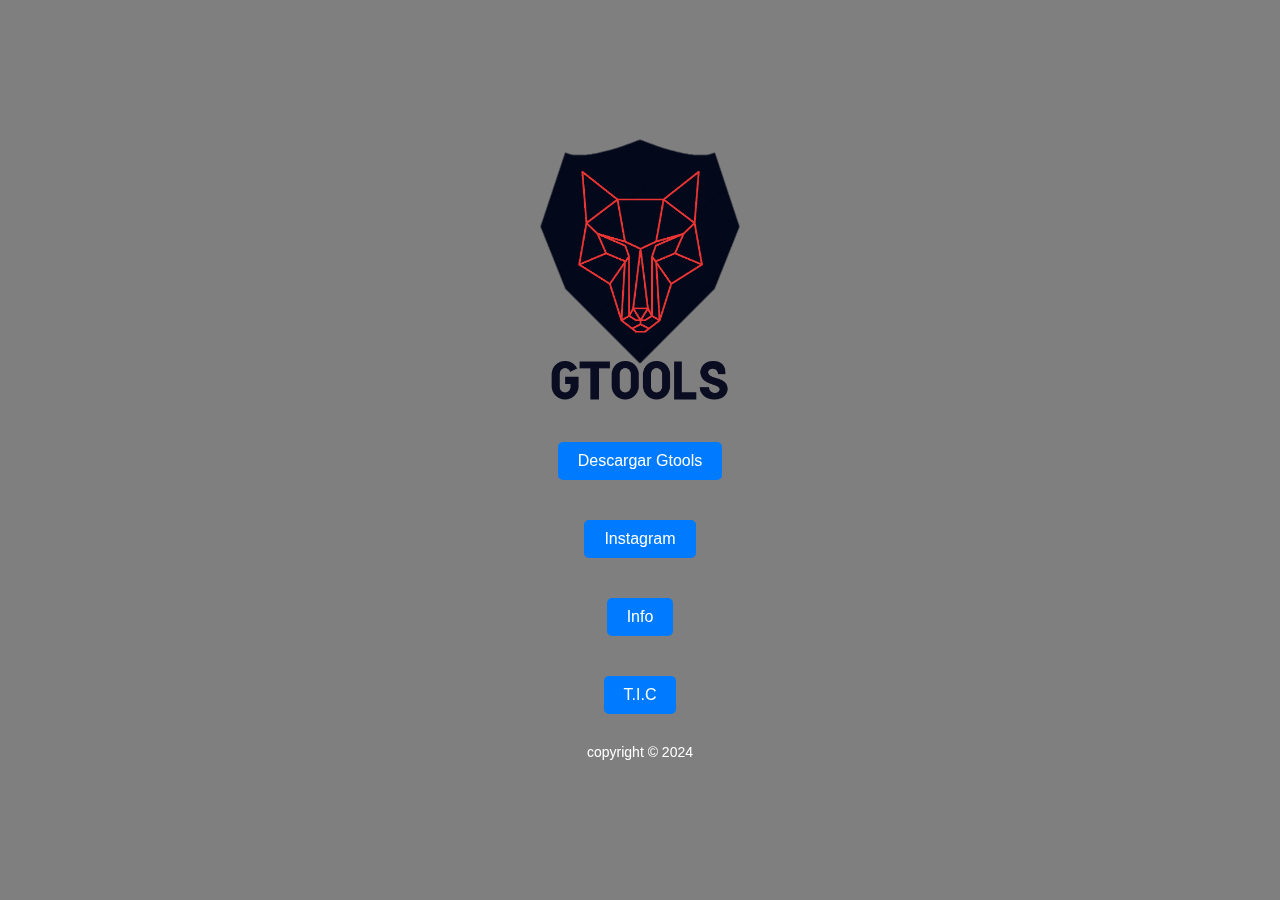
<file: index.html>
<!DOCTYPE html>
<html lang="es">
<head>
    <meta charset="UTF-8">
    <meta name="viewport" content="width=device-width, initial-scale=1.0">
    <title>GtoolsLAB</title>
    <link rel="icon" type="image/png" href="logo2.png">
    <link rel="stylesheet" href="Gtools.css">
</head>
<body>
    <div class="background"></div>
    <div class="container">
        <img src="logo.png" alt="Logo" class="logo">
        <div class="buttons">
            <a href="https://www.mediafire.com/file/nss6hghtrpwlell/Gtools_1.7.exe/file" class="btn">Descargar Gtools</a>
                    </div>
                    <div class="buttons">
            <a href="https://www.instagram.com/santybog/" class="btn">Instagram</a>
                    </div>
                    <div class="buttons">
            <a href="https://gtoolslab.github.io/info" class="btn">Info</a>
        </div>
                            <div class="buttons">
            <a href="https://gtoolslab.github.io/tic" class="btn">T.I.C</a>
        </div>
        <p class="copyright">copyright © 2024</p>
    </div>
</body>
</html>
</file>
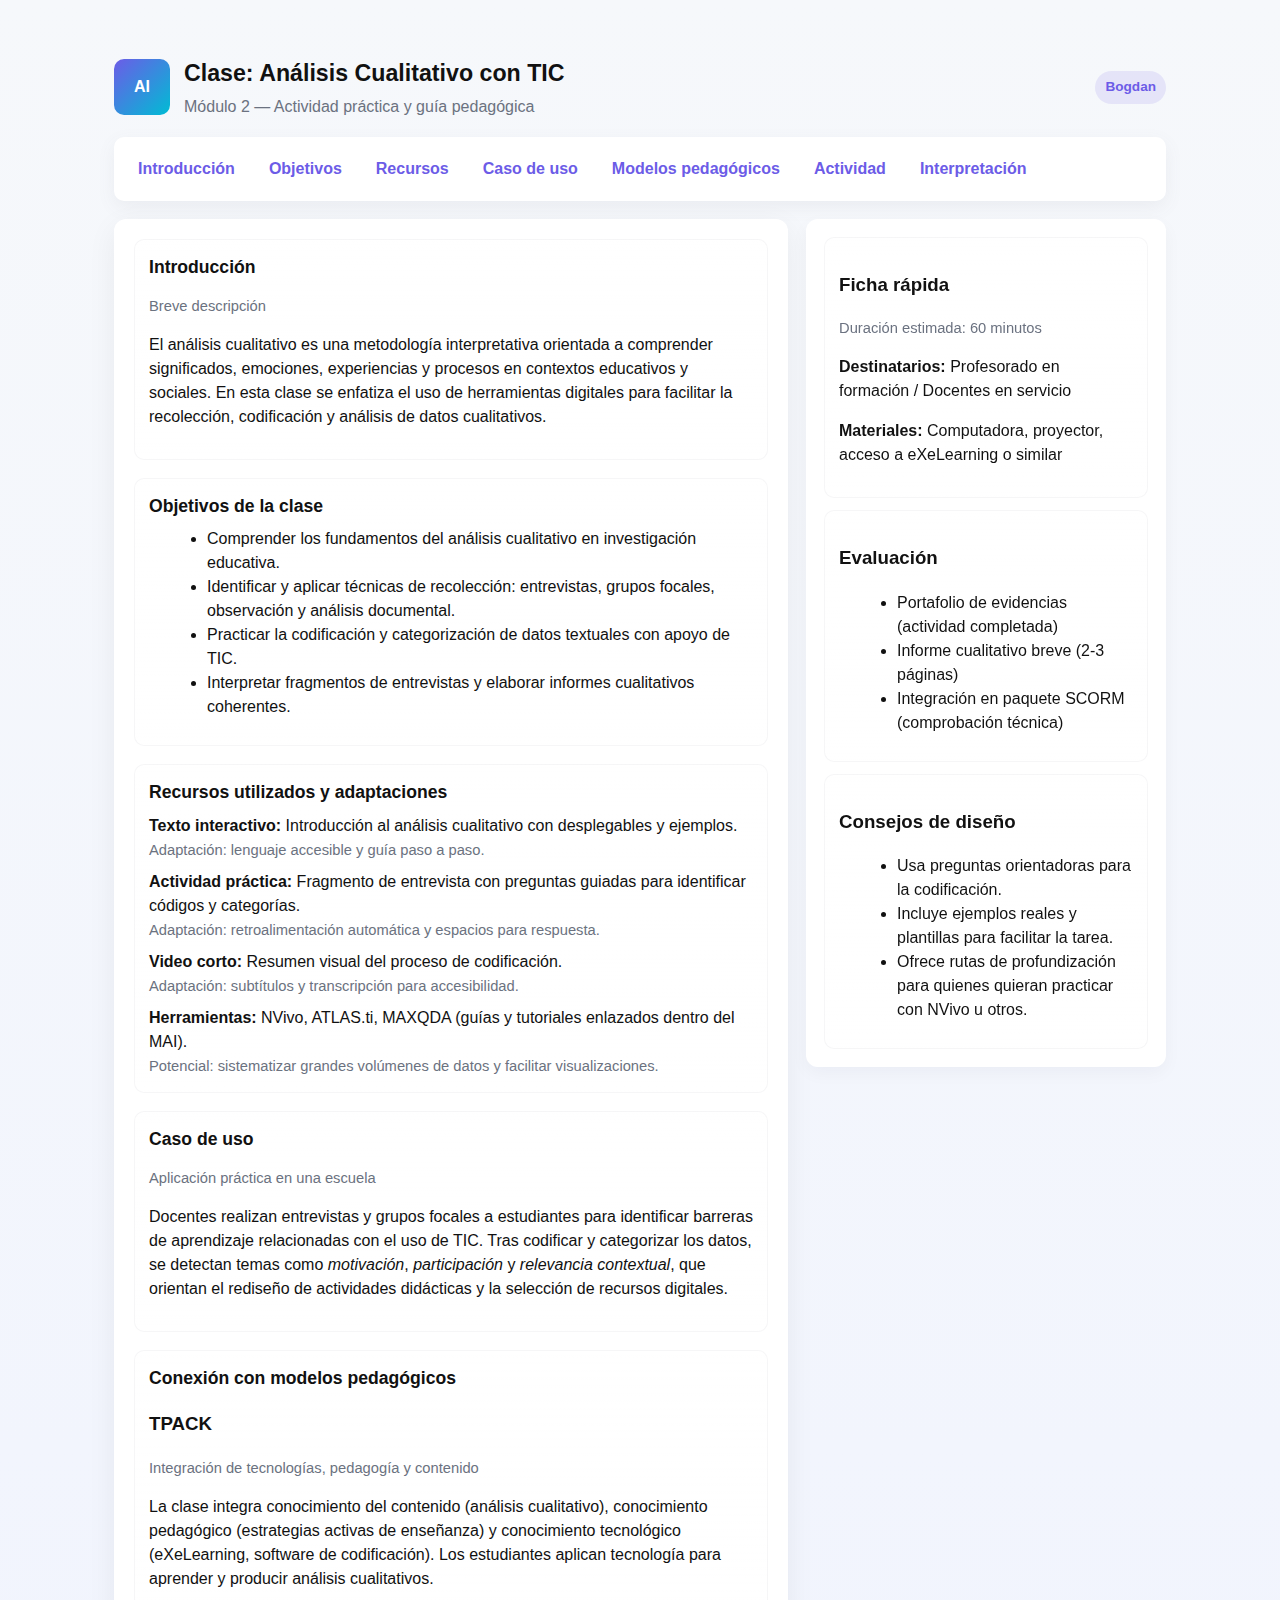
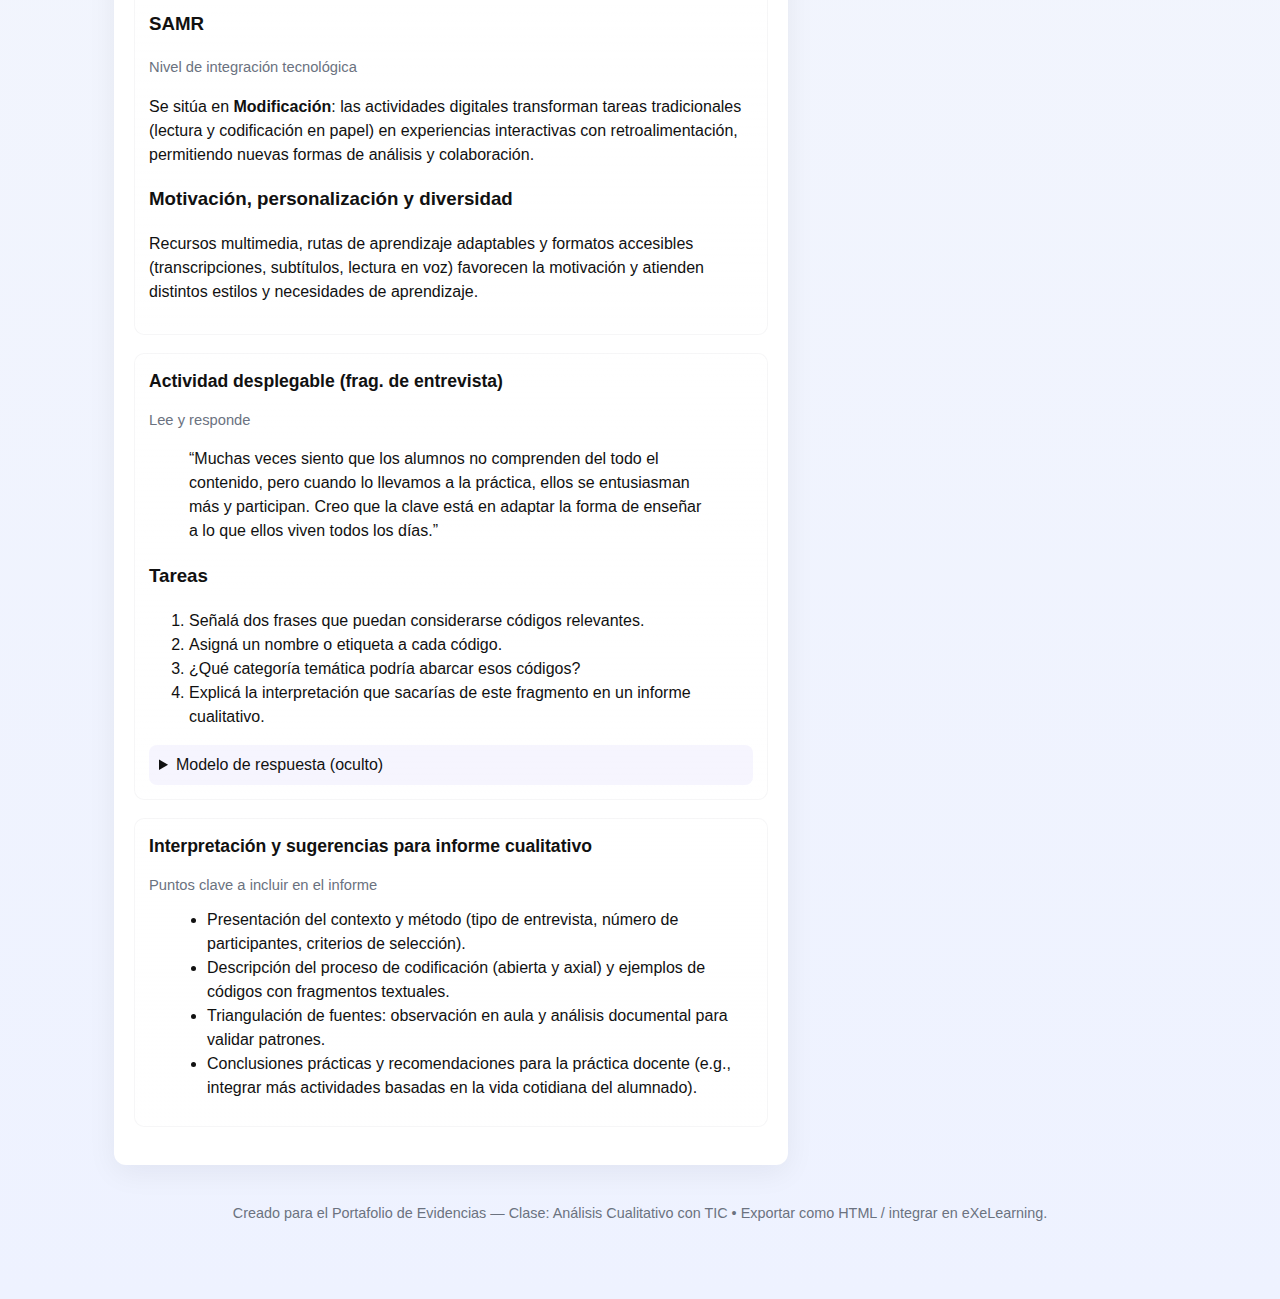
<file: aaaaaaa.html>
<!doctype html>
<html lang="es">
<head>
  <meta charset="utf-8">
  <meta name="viewport" content="width=device-width,initial-scale=1">
  <title>Clase: Análisis Cualitativo con TIC</title>
  <style>
    :root{
      --bg:#f6f8fb;
      --card:#ffffff;
      --accent:#6c5ce7;
      --muted:#6b7280;
      --glass: rgba(255,255,255,0.6);
      --radius:12px;
      --maxw:1100px;
      --gap:18px;
      font-family: Inter, "Segoe UI", Roboto, Arial, sans-serif;
      color-scheme: light;
    }
    *{box-sizing:border-box}
    body{margin:0;background:linear-gradient(180deg,var(--bg),#eef2ff);color:#111;line-height:1.5}
    .container{max-width:var(--maxw);margin:32px auto;padding:24px}
    header{display:flex;align-items:center;justify-content:space-between;gap:12px}
    .brand{display:flex;align-items:center;gap:14px}
    .logo{width:56px;height:56px;background:linear-gradient(135deg,var(--accent),#00bcd4);border-radius:10px;display:grid;place-items:center;color:white;font-weight:700}
    h1{font-size:1.45rem;margin:0}
    p.lead{margin:4px 0 0;color:var(--muted)}

    nav{margin-top:18px;background:var(--card);padding:12px;border-radius:10px;display:flex;gap:10px;flex-wrap:wrap;box-shadow:0 6px 18px rgba(100,100,120,0.08)}
    nav a{color:var(--accent);text-decoration:none;padding:8px 12px;border-radius:8px;font-weight:600}
    nav a:hover{background:rgba(108,92,231,0.08)}

    .grid{display:grid;grid-template-columns:1fr 360px;gap:var(--gap);margin-top:18px}
    main{background:var(--card);padding:20px;border-radius:var(--radius);box-shadow:0 8px 30px rgba(16,24,40,0.06)}
    aside{position:sticky;top:24px;height:max-content;background:var(--card);padding:18px;border-radius:var(--radius);box-shadow:0 6px 18px rgba(16,24,40,0.04)}

    section{margin-bottom:18px}
    h2{margin:0 0 8px;font-size:1.1rem}
    .meta{color:var(--muted);font-size:0.92rem;margin-bottom:12px}

    .card{background:linear-gradient(180deg,var(--glass),rgba(255,255,255,0.9));padding:14px;border-radius:10px;border:1px solid rgba(16,24,40,0.04)}
    ul{margin:8px 0 12px 18px}
    .code{font-family:ui-monospace, SFMono-Regular, Menlo, Monaco, monospace;background:#0f172a;color:#e6eef8;padding:8px;border-radius:8px;display:block}

    .activity{display:flex;flex-direction:column;gap:8px}
    .badge{display:inline-block;padding:6px 10px;border-radius:999px;background:rgba(108,92,231,0.12);color:var(--accent);font-weight:700;font-size:0.85rem}

    footer{margin-top:20px;padding:18px;text-align:center;color:var(--muted);font-size:0.9rem}

    /* responsive */
    @media (max-width:900px){
      .grid{grid-template-columns:1fr}
      aside{position:static}
      nav{justify-content:center}
    }

    /* print */
    @media print{
      nav, .logo{display:none}
      body{background:white}
      .container{margin:0;padding:0}
    }
  </style>
</head>
<body>
  <div class="container">
    <header>
      <div class="brand">
        <div class="logo">AI</div>
        <div>
          <h1>Clase: Análisis Cualitativo con TIC</h1>
          <p class="lead">Módulo 2 — Actividad práctica y guía pedagógica</p>
        </div>
      </div>
      <div class="badge">Bogdan</div>
    </header>

    <nav>
      <a href="#introduccion">Introducción</a>
      <a href="#objetivos">Objetivos</a>
      <a href="#recursos">Recursos</a>
      <a href="#caso-uso">Caso de uso</a>
      <a href="#modelos">Modelos pedagógicos</a>
      <a href="#actividad">Actividad</a>
      <a href="#interpretacion">Interpretación</a>
    </nav>

    <div class="grid">
      <main>
        <section id="introduccion" class="card">
          <h2>Introducción</h2>
          <p class="meta">Breve descripción</p>
          <p>El análisis cualitativo es una metodología interpretativa orientada a comprender significados, emociones, experiencias y procesos en contextos educativos y sociales. En esta clase se enfatiza el uso de herramientas digitales para facilitar la recolección, codificación y análisis de datos cualitativos.</p>
        </section>

        <section id="objetivos" class="card">
          <h2>Objetivos de la clase</h2>
          <ul>
            <li>Comprender los fundamentos del análisis cualitativo en investigación educativa.</li>
            <li>Identificar y aplicar técnicas de recolección: entrevistas, grupos focales, observación y análisis documental.</li>
            <li>Practicar la codificación y categorización de datos textuales con apoyo de TIC.</li>
            <li>Interpretar fragmentos de entrevistas y elaborar informes cualitativos coherentes.</li>
          </ul>
        </section>

        <section id="recursos" class="card">
          <h2>Recursos utilizados y adaptaciones</h2>
          <div class="activity">
            <div>
              <strong>Texto interactivo:</strong> Introducción al análisis cualitativo con desplegables y ejemplos. <br><small class="meta">Adaptación: lenguaje accesible y guía paso a paso.</small>
            </div>
            <div>
              <strong>Actividad práctica:</strong> Fragmento de entrevista con preguntas guiadas para identificar códigos y categorías. <br><small class="meta">Adaptación: retroalimentación automática y espacios para respuesta.</small>
            </div>
            <div>
              <strong>Video corto:</strong> Resumen visual del proceso de codificación. <br><small class="meta">Adaptación: subtítulos y transcripción para accesibilidad.</small>
            </div>
            <div>
              <strong>Herramientas:</strong> NVivo, ATLAS.ti, MAXQDA (guías y tutoriales enlazados dentro del MAI). <br><small class="meta">Potencial: sistematizar grandes volúmenes de datos y facilitar visualizaciones.</small>
            </div>
          </div>
        </section>

        <section id="caso-uso" class="card">
          <h2>Caso de uso</h2>
          <p class="meta">Aplicación práctica en una escuela</p>
          <p>Docentes realizan entrevistas y grupos focales a estudiantes para identificar barreras de aprendizaje relacionadas con el uso de TIC. Tras codificar y categorizar los datos, se detectan temas como <em>motivación</em>, <em>participación</em> y <em>relevancia contextual</em>, que orientan el rediseño de actividades didácticas y la selección de recursos digitales.</p>
        </section>

        <section id="modelos" class="card">
          <h2>Conexión con modelos pedagógicos</h2>
          <h3>TPACK</h3>
          <p class="meta">Integración de tecnologías, pedagogía y contenido</p>
          <p>La clase integra conocimiento del contenido (análisis cualitativo), conocimiento pedagógico (estrategias activas de enseñanza) y conocimiento tecnológico (eXeLearning, software de codificación). Los estudiantes aplican tecnología para aprender y producir análisis cualitativos.</p>

          <h3>SAMR</h3>
          <p class="meta">Nivel de integración tecnológica</p>
          <p>Se sitúa en <strong>Modificación</strong>: las actividades digitales transforman tareas tradicionales (lectura y codificación en papel) en experiencias interactivas con retroalimentación, permitiendo nuevas formas de análisis y colaboración.</p>

          <h3>Motivación, personalización y diversidad</h3>
          <p>Recursos multimedia, rutas de aprendizaje adaptables y formatos accesibles (transcripciones, subtítulos, lectura en voz) favorecen la motivación y atienden distintos estilos y necesidades de aprendizaje.</p>
        </section>

        <section id="actividad" class="card">
          <h2>Actividad desplegable (frag. de entrevista)</h2>
          <p class="meta">Lee y responde</p>
          <blockquote>“Muchas veces siento que los alumnos no comprenden del todo el contenido, pero cuando lo llevamos a la práctica, ellos se entusiasman más y participan. Creo que la clave está en adaptar la forma de enseñar a lo que ellos viven todos los días.”</blockquote>

          <h3>Tareas</h3>
          <ol>
            <li>Señalá dos frases que puedan considerarse códigos relevantes.</li>
            <li>Asigná un nombre o etiqueta a cada código.</li>
            <li>¿Qué categoría temática podría abarcar esos códigos?</li>
            <li>Explicá la interpretación que sacarías de este fragmento en un informe cualitativo.</li>
          </ol>

          <details>
            <summary style="cursor:pointer;padding:8px 10px;border-radius:8px;background:rgba(108,92,231,0.06)">Modelo de respuesta (oculto)</summary>
            <div style="margin-top:8px">
              <strong>Códigos:</strong>
              <ul>
                <li>"se entusiasman más y participan" — <em>Participación motivada</em></li>
                <li>"adaptar la forma de enseñar a lo que ellos viven" — <em>Contextualización pedagógica</em></li>
              </ul>
              <strong>Categoría temática:</strong>
              <p><em>Metodologías activas y contextualización</em></p>
              <strong>Interpretación:</strong>
              <p>El docente percibe una desconexión entre la exposición teórica y la práctica. La solución observada implica contextualizar el contenido y priorizar actividades prácticas que conecten con la vida cotidiana del alumnado, favoreciendo comprensión y motivación.</p>
            </div>
          </details>
        </section>

        <section id="interpretacion" class="card">
          <h2>Interpretación y sugerencias para informe cualitativo</h2>
          <p class="meta">Puntos clave a incluir en el informe</p>
          <ul>
            <li>Presentación del contexto y método (tipo de entrevista, número de participantes, criterios de selección).</li>
            <li>Descripción del proceso de codificación (abierta y axial) y ejemplos de códigos con fragmentos textuales.</li>
            <li>Triangulación de fuentes: observación en aula y análisis documental para validar patrones.</li>
            <li>Conclusiones prácticas y recomendaciones para la práctica docente (e.g., integrar más actividades basadas en la vida cotidiana del alumnado).</li>
          </ul>
        </section>

      </main>

      <aside>
        <div style="display:flex;flex-direction:column;gap:12px">
          <div class="card">
            <h3>Ficha rápida</h3>
            <p class="meta">Duración estimada: 60 minutos</p>
            <p><strong>Destinatarios:</strong> Profesorado en formación / Docentes en servicio</p>
            <p><strong>Materiales:</strong> Computadora, proyector, acceso a eXeLearning o similar</p>
          </div>

          <div class="card">
            <h3>Evaluación</h3>
            <ul>
              <li>Portafolio de evidencias (actividad completada)</li>
              <li>Informe cualitativo breve (2-3 páginas)</li>
              <li>Integración en paquete SCORM (comprobación técnica)</li>
            </ul>
          </div>

          <div class="card">
            <h3>Consejos de diseño</h3>
            <ul>
              <li>Usa preguntas orientadoras para la codificación.</li>
              <li>Incluye ejemplos reales y plantillas para facilitar la tarea.</li>
              <li>Ofrece rutas de profundización para quienes quieran practicar con NVivo u otros.</li>
            </ul>
          </div>
        </div>
      </aside>
    </div>

    <footer>
      Creado para el Portafolio de Evidencias — Clase: Análisis Cualitativo con TIC • Exportar como HTML / integrar en eXeLearning.
    </footer>
  </div>
</body>
</html>
</file>
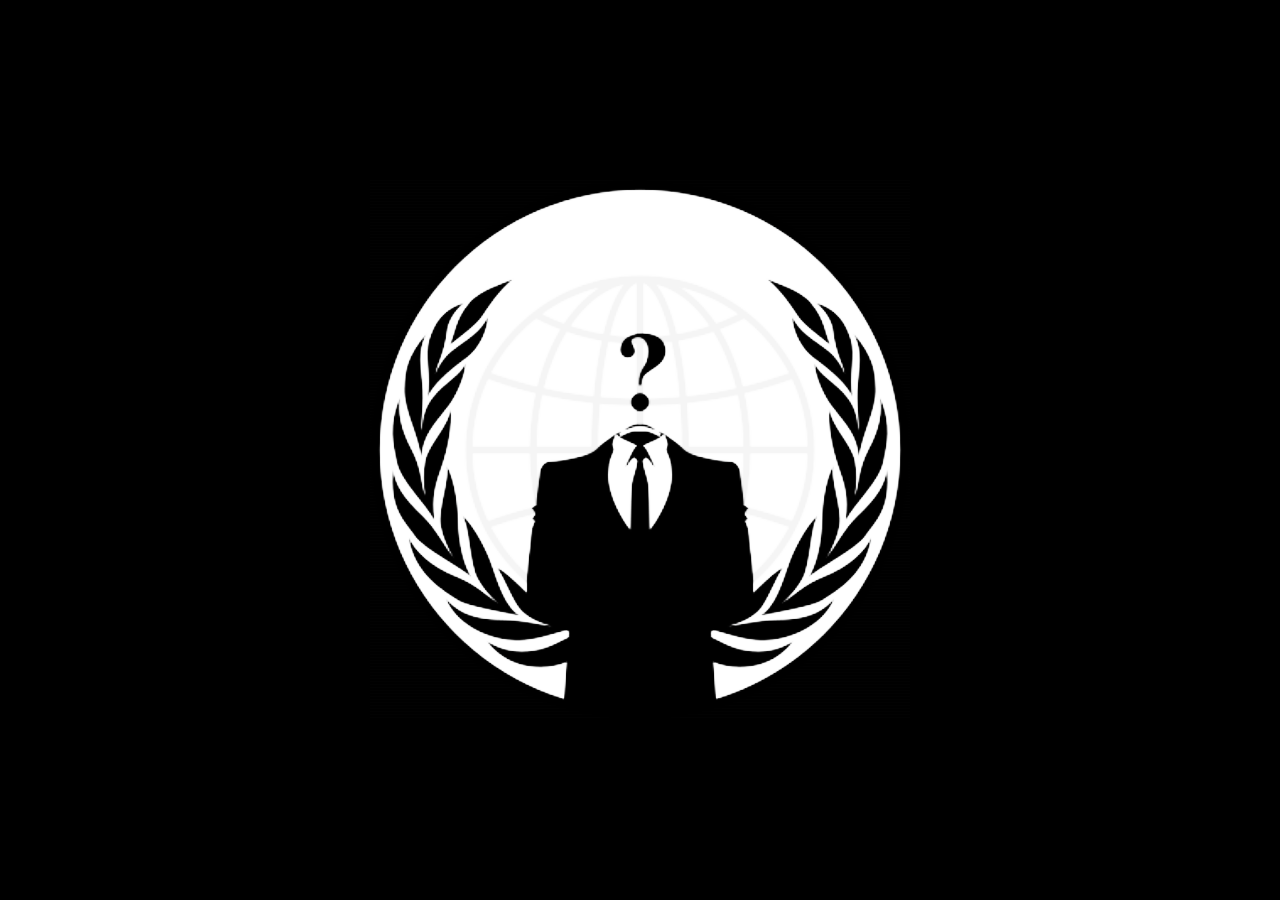
<file: anoni.html>
<!doctype html>
<html lang="es">
<head>
  <meta charset="utf-8" />
  <meta name="viewport" content="width=device-width,initial-scale=1,viewport-fit=cover" />
  <title>Glitch Fullscreen</title>
  <style>
    /* Reset básico */
    html,body{height:100%;margin:0}
    body{background:#000;overflow:hidden;display:flex;align-items:center;justify-content:center}

    /* Contenedor centrado sin otros objetos */
    .wrap{position:relative;width:clamp(200px,60vmin,900px);height:auto;display:block}
    img{display:block;width:100%;height:auto;max-height:90vh;object-fit:contain}

    /* Efecto glitch creado con duplicados pseudo-elementos */
    .glitch{position:relative;filter:drop-shadow(0 0 8px rgba(0,0,0,.6));}
    .glitch::before,
    .glitch::after{
      content:"";
      position:absolute;inset:0;pointer-events:none;background-repeat:no-repeat;background-position:center;background-size:contain;mix-blend-mode:screen;opacity:.9;
      background-image:inherit; /* será sustituido por JS para usar la misma src */
    }

    /* Animaciones */
    @keyframes glitch-scan {
      0%{transform:translateX(0)}
      20%{transform:translateX(-6px)}
      40%{transform:translateX(4px)}
      60%{transform:translateX(-2px)}
      80%{transform:translateX(2px)}
      100%{transform:translateX(0)}
    }

    @keyframes glitch-shift {
      0%{clip-path:inset(0 0 0 0)}
      10%{clip-path:inset(10% 0 75% 0)}
      20%{clip-path:inset(75% 0 10% 0)}
      30%{clip-path:inset(20% 0 60% 0)}
      40%{clip-path:inset(60% 0 20% 0)}
      50%{clip-path:inset(0 0 0 0)}
      100%{clip-path:inset(0 0 0 0)}
    }

    .glitch::before{animation:glitch-scan 2.6s infinite linear;transform:translateX(0);filter:hue-rotate(-10deg) contrast(1.05) saturate(1.1);mix-blend-mode:screen}
    .glitch::after{animation:glitch-shift 3.2s infinite linear;transform:translateX(0);filter:hue-rotate(20deg) contrast(1.1) saturate(1.2);mix-blend-mode:overlay;opacity:.85}

    /* Pequeños saltos "scanlines" con pseudo elemento interno */
    .scanline{
      position:absolute;inset:0;pointer-events:none;background-image:linear-gradient(rgba(255,255,255,0.02) 50%, rgba(0,0,0,0) 50%);background-size:100% 3px;mix-blend-mode:overlay;opacity:0.4;animation:scan-move 0.6s infinite linear
    }
    @keyframes scan-move{from{background-position:0 0}to{background-position:0 6px}}

    /* Asegura que no haya foco visible, nada más en la página */
    :focus{outline:none}
  </style>
</head>
<body>
  <div class="wrap">
    <!-- Reemplaza "imagen.jpg" por la ruta de tu imagen. No hay otros elementos en la página. -->
    <div class="glitch" id="glitch">
      <img id="mainImg" src="imagen.jpg" alt="" draggable="false">
      <div class="scanline" aria-hidden="true"></div>
    </div>
  </div>

  <script>
    // Intento de fullscreen al cargar — algunos navegadores bloquean el fullscreen automático;
    // por eso también intentamos de nuevo en el primer gesto del usuario.
    function tryFullscreen(){
      const el = document.documentElement;
      if (document.fullscreenElement) return;
      if (el.requestFullscreen) {
        el.requestFullscreen().catch(()=>{});
      } else if (el.webkitRequestFullscreen) { /* Safari */
        el.webkitRequestFullscreen();
      }
    }

    window.addEventListener('load', ()=>{
      // Intento inmediato
      tryFullscreen();

      // Hacemos que los pseudo-elementos usen la misma imagen (no se puede enlazar background-image a <img> en CSS directamente)
      const img = document.getElementById('mainImg');
      const glitch = document.getElementById('glitch');
      function syncBackgrounds(){
        const src = img.getAttribute('src');
        glitch.style.backgroundImage = `url('${src}')`;
        glitch.style.backgroundRepeat = 'no-repeat';
        glitch.style.backgroundPosition = 'center';
        glitch.style.backgroundSize = 'contain';
        // también lo aplicamos a los pseudo elementes mediante una propiedad CSS custom
        glitch.style.setProperty('--img-src', `url('${src}')`);
        // Los pseudo ::before/::after usan background-image:inherit, así que al definirlo en el elemento funciona.
      }
      if (img.complete) syncBackgrounds();
      img.addEventListener('load', syncBackgrounds);

      // Si el intento automático falla por la política del navegador, solicitamos fullscreen al primer gesto del usuario
      document.addEventListener('pointerdown', function onFirstGesture(){
        tryFullscreen();
        document.removeEventListener('pointerdown', onFirstGesture);
      });
    });

    // Previene que la imagen se pueda arrastrar o abrir contexto accidentalmente
    document.addEventListener('dragstart', e=>e.preventDefault());
    document.addEventListener('contextmenu', e=>e.preventDefault());
  </script>
</body>
</html>
</file>
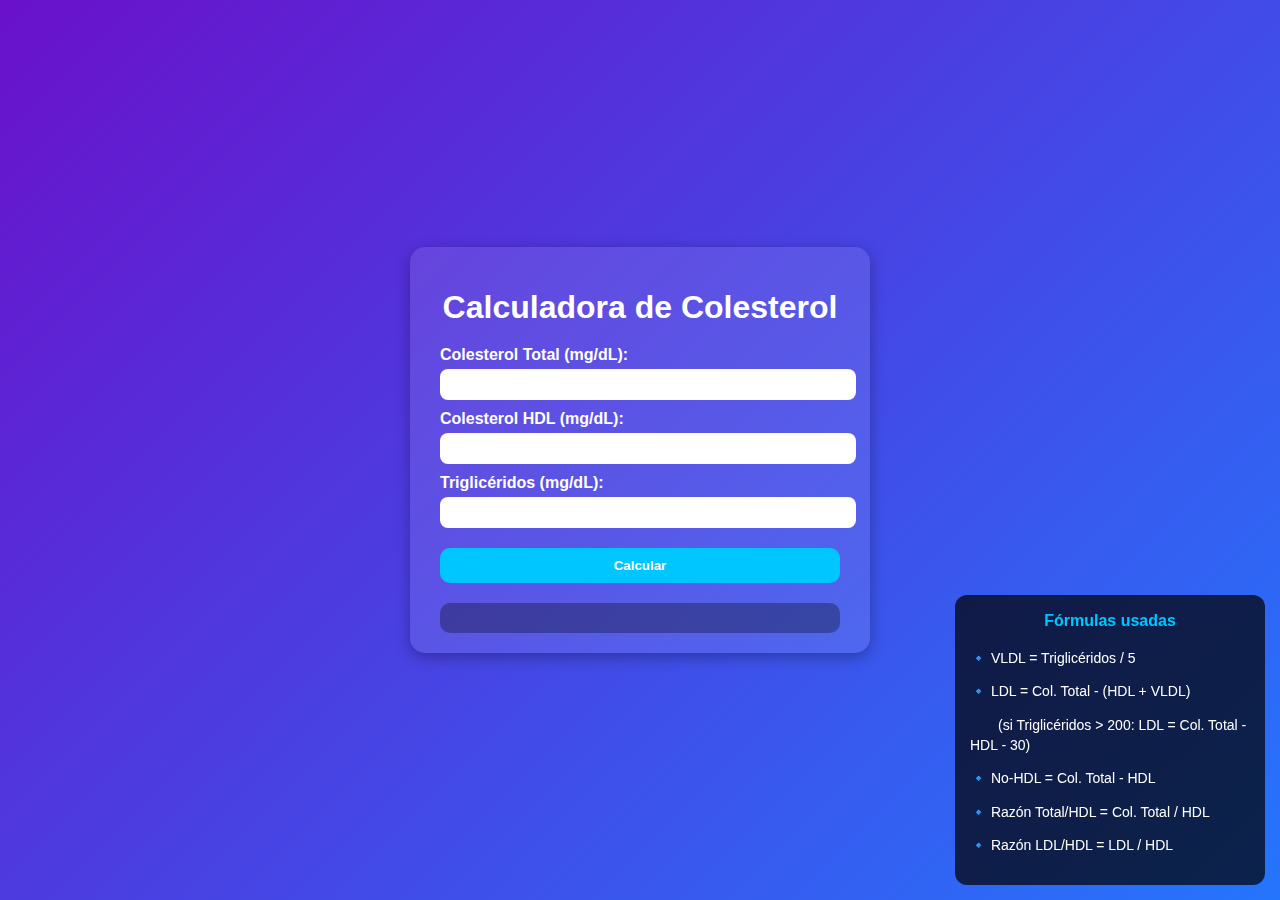
<file: ldl.html>
<!DOCTYPE html>
<html lang="es">
<head>
  <meta charset="UTF-8">
  <meta name="viewport" content="width=device-width, initial-scale=1.0">
  <title>Calculadora de Colesterol</title>
  <style>
    body {
      font-family: Arial, sans-serif;
      background: linear-gradient(135deg, #6a11cb, #2575fc);
      color: #fff;
      display: flex;
      justify-content: center;
      align-items: center;
      min-height: 100vh;
      margin: 0;
    }

    .container {
      background: rgba(255, 255, 255, 0.1);
      padding: 20px 30px;
      border-radius: 15px;
      box-shadow: 0 4px 15px rgba(0,0,0,0.3);
      width: 400px;
      max-width: 90%;
    }

    h1 {
      text-align: center;
      margin-bottom: 20px;
    }

    label {
      display: block;
      margin-top: 10px;
      font-weight: bold;
    }

    input {
      width: 100%;
      padding: 8px;
      margin-top: 5px;
      border: none;
      border-radius: 8px;
      outline: none;
    }

    button {
      width: 100%;
      margin-top: 20px;
      padding: 10px;
      background: #00c6ff;
      color: #fff;
      font-weight: bold;
      border: none;
      border-radius: 10px;
      cursor: pointer;
      transition: 0.3s;
    }

    button:hover {
      background: #0072ff;
    }

    .result {
      margin-top: 20px;
      padding: 15px;
      background: rgba(0, 0, 0, 0.3);
      border-radius: 10px;
    }

    .result p {
      margin: 5px 0;
    }

    /* Recuadro de fórmulas */
    .formulas {
      position: fixed;
      bottom: 15px;
      right: 15px;
      background: rgba(0,0,0,0.7);
      color: #fff;
      padding: 15px;
      border-radius: 12px;
      font-size: 14px;
      max-width: 280px;
      line-height: 1.4;
    }

    .formulas h3 {
      margin-top: 0;
      font-size: 16px;
      text-align: center;
      color: #00c6ff;
    }
  </style>
</head>
<body>
  <div class="container">
    <h1>Calculadora de Colesterol</h1>
    <label for="total">Colesterol Total (mg/dL):</label>
    <input type="number" id="total">

    <label for="hdl">Colesterol HDL (mg/dL):</label>
    <input type="number" id="hdl">

    <label for="trig">Triglicéridos (mg/dL):</label>
    <input type="number" id="trig">

    <button onclick="calcular()">Calcular</button>

    <div class="result" id="resultados"></div>
  </div>

  <!-- Recuadro de fórmulas -->
  <div class="formulas">
    <h3>Fórmulas usadas</h3>
    <p>🔹 VLDL = Triglicéridos / 5</p>
    <p>🔹 LDL = Col. Total - (HDL + VLDL)</p>
    <p>  (si Triglicéridos > 200: LDL = Col. Total - HDL - 30)</p>
    <p>🔹 No-HDL = Col. Total - HDL</p>
    <p>🔹 Razón Total/HDL = Col. Total / HDL</p>
    <p>🔹 Razón LDL/HDL = LDL / HDL</p>
  </div>

  <script>
    function calcular() {
      const total = parseFloat(document.getElementById('total').value);
      const hdl = parseFloat(document.getElementById('hdl').value);
      const trig = parseFloat(document.getElementById('trig').value);

      if (isNaN(total) || isNaN(hdl) || isNaN(trig)) {
        document.getElementById('resultados').innerHTML = "<p>⚠️ Por favor, complete todos los campos.</p>";
        return;
      }

      // VLDL
      const vldl = trig / 5;

      // LDL (condición si triglicéridos > 200)
      let ldl;
      if (trig > 200) {
        ldl = total - hdl - 30;
      } else {
        ldl = total - (vldl + hdl);
      }

      // No-HDL
      const noHdl = total - hdl;

      // Razones
      const razonTotalHdl = (total / hdl).toFixed(2);
      const razonLdlHdl = (ldl / hdl).toFixed(2);

      document.getElementById('resultados').innerHTML = `
        <p><strong>Colesterol VLDL:</strong> ${vldl.toFixed(2)} mg/dL</p>
        <p><strong>Colesterol LDL:</strong> ${ldl.toFixed(2)} mg/dL</p>
        <p><strong>Colesterol no-HDL:</strong> ${noHdl.toFixed(2)} mg/dL</p>
        <p><strong>Razón Total/HDL:</strong> ${razonTotalHdl}</p>
        <p><strong>Razón LDL/HDL:</strong> ${razonLdlHdl}</p>
      `;
    }
  </script>
</body>
</html>
</file>
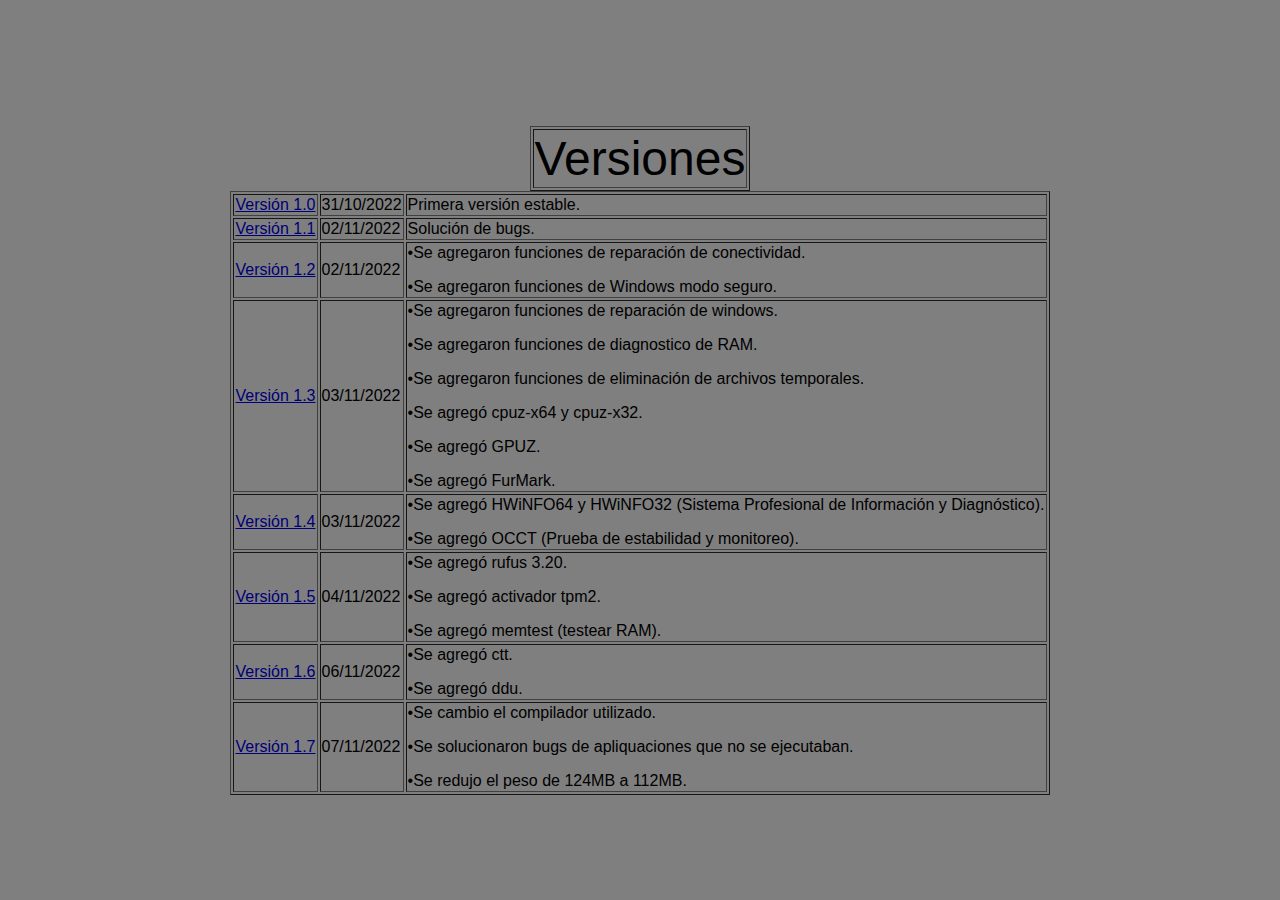
<file: vers.html>
<html lang="es">
<head>
<title>Gtools</title>
  <meta charset="utf-8">
  <title>HTML</title>
  <meta name="viewport" content="width=device-width, initial-scale=1.0">
  <link rel="stylesheet" href="Gtools.css">
  <link rel="icon" type="image/png" href="/logo2.png"/>
</head>

<body>
 <center>
<table border>
    <tr>
<h1><td style="font-size: 300%", id='links3'>Versiones</td></h1>
</table border>
	 
<table border>
    </tr>
    
    <tr>
	<td id='links2'><a download="Gtools" href="https://www.mediafire.com/file/novgkl9n2htlih4/Gtools_1.0.exe/file"> Versión 1.0 </a></td>
	<td id='links'>31/10/2022</p>
	<td id='links'>Primera versión estable.</p>
	</tr>

    <tr>
	<td id='links2'><a download="Gtools" href="https://www.mediafire.com/file/1mo07k1k9vs9yaz/Gtools_1.1.exe/file"> Versión 1.1 </a></td>
	<td id='links'>02/11/2022</p>
	<td id='links'>Solución de bugs.</p>
	</tr>

    <tr>
	<td id='links2'><a download="Gtools" href="https://www.mediafire.com/file/9jgeudx3380zqhu/Gtools_1.2.exe/file"> Versión 1.2 </a></td>
	<td id='links'>02/11/2022</p>
	<td id='links'> <p> •Se agregaron funciones de reparación de conectividad.</p>  
	     <p> •Se agregaron funciones de Windows modo seguro.</p> 
</td>
	</tr>
   <tr>
	<td id='links2'><a download="Gtools" href="https://www.mediafire.com/file/b6ma8k02nw3avzj/Gtools_1.3.exe/file"> Versión 1.3 </a></td>
	<td id='links'>03/11/2022</p>
	<td id='links'> <p> •Se agregaron funciones de reparación de windows.</p>  
	     <p> •Se agregaron funciones de diagnostico de RAM.</p>
	     <p> •Se agregaron funciones de eliminación de archivos temporales.</p>
	     <p> •Se agregó cpuz-x64 y cpuz-x32.</p>
	     <p> •Se agregó GPUZ.</p>
	     <p> •Se agregó FurMark.</p>
</td>
	</tr>
   <tr>
	<td id='links2'><a download="Gtools" href="https://www.mediafire.com/file/ccb1y06zwxfswb6/Gtools_1.4.exe/file"> Versión 1.4 </a></td>
	<td id='links'>03/11/2022</p>
	<td id='links'> 
	     <p> •Se agregó HWiNFO64 y HWiNFO32 (Sistema Profesional de Información y Diagnóstico).</p>
	     <p> •Se agregó OCCT (Prueba de estabilidad y monitoreo).</p>
</td>
	</tr>

   <tr>
	<td id='links2'><a download="Gtools" href="https://www.mediafire.com/file/o81o92ikkz7fnzo/Gtools_1.5.exe/file"> Versión 1.5 </a></td>
	<td id='links'>04/11/2022</p>
	<td id='links'> 
	     <p> •Se agregó rufus 3.20.</p>
	     <p> •Se agregó activador tpm2.</p>
	     <p> •Se agregó memtest (testear RAM).</p>
</td>
	</tr>
   <tr>
	<td id='links2'><a download="Gtools" href="https://www.mediafire.com/file/px7dlmsgjhjq05j/Gtools_1.6.exe/file"> Versión 1.6 </a></td>
	<td id='links'>06/11/2022</p>
	<td id='links'> 
	     <p> •Se agregó ctt.</p>
	     <p> •Se agregó ddu.</p>
</td>
	</tr>
   <tr>
	<td id='links2'><a download="Gtools" href="https://www.mediafire.com/file/nss6hghtrpwlell/Gtools_1.7.exe/file"> Versión 1.7 </a></td>
	<td id='links'>07/11/2022</p>
	<td id='links'> 
	     <p> •Se cambio el compilador utilizado.</p>
	     <p> •Se solucionaron bugs de apliquaciones que no se ejecutaban.</p>
	     <p> •Se redujo el peso de 124MB a 112MB.</p>
</td>
	</tr>
</table border>
  <center>
</file>
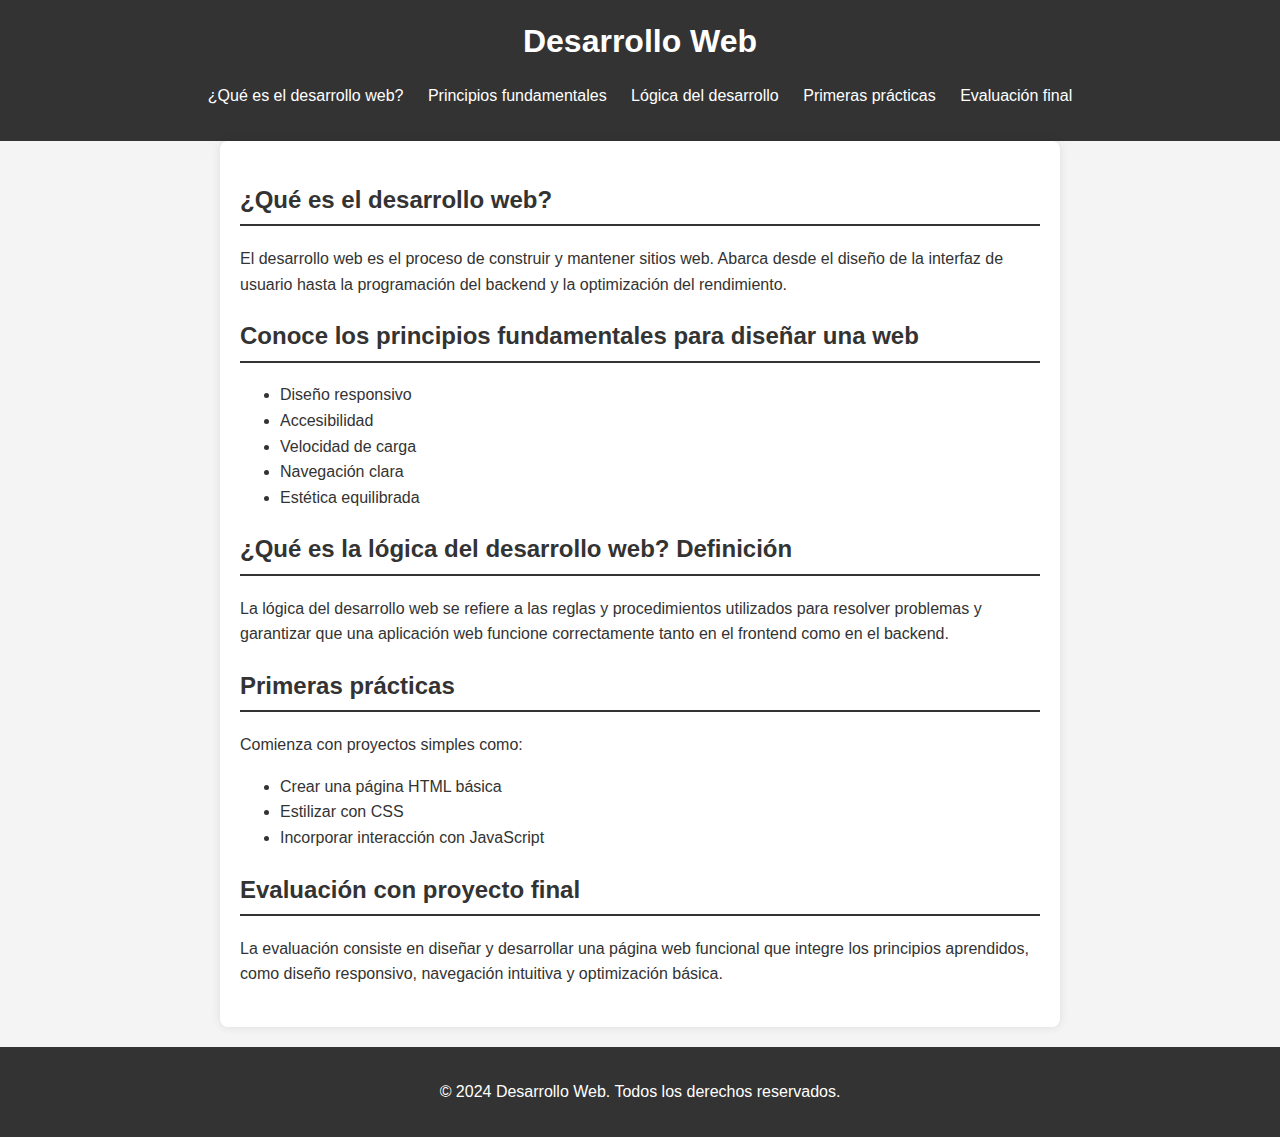
<file: tic/tic1.html>
<!DOCTYPE html>
<html lang="es">
<head>
    <meta charset="UTF-8">
    <meta name="viewport" content="width=device-width, initial-scale=1.0">
    <title>Desarrollo Web</title>
    <link rel="stylesheet" href="styless.css">
</head>
<body>
    <header>
        <h1>Desarrollo Web</h1>
        <nav>
            <ul>
                <li><a href="#que-es" onclick="mostrarAlerta()">¿Qué es el desarrollo web?</a></li>
                <li><a href="#principios" onclick="mostrarAlerta()">Principios fundamentales</a></li>
                <li><a href="#logica" onclick="mostrarAlerta()">Lógica del desarrollo</a></li>
                <li><a href="#practicas" onclick="mostrarAlerta()">Primeras prácticas</a></li>
                <li><a href="#evaluacion" onclick="mostrarAlerta()">Evaluación final</a></li>
            </ul>
        </nav>
    </header>
    <main>
        <section id="que-es">
            <h2>¿Qué es el desarrollo web?</h2>
            <p>El desarrollo web es el proceso de construir y mantener sitios web. Abarca desde el diseño de la interfaz de usuario hasta la programación del backend y la optimización del rendimiento.</p>
        </section>
        <section id="principios">
            <h2>Conoce los principios fundamentales para diseñar una web</h2>
            <ul>
                <li>Diseño responsivo</li>
                <li>Accesibilidad</li>
                <li>Velocidad de carga</li>
                <li>Navegación clara</li>
                <li>Estética equilibrada</li>
            </ul>
        </section>
        <section id="logica">
            <h2>¿Qué es la lógica del desarrollo web? Definición</h2>
            <p>La lógica del desarrollo web se refiere a las reglas y procedimientos utilizados para resolver problemas y garantizar que una aplicación web funcione correctamente tanto en el frontend como en el backend.</p>
        </section>
        <section id="practicas">
            <h2>Primeras prácticas</h2>
            <p>Comienza con proyectos simples como:</p>
            <ul>
                <li>Crear una página HTML básica</li>
                <li>Estilizar con CSS</li>
                <li>Incorporar interacción con JavaScript</li>
            </ul>
        </section>
        <section id="evaluacion">
            <h2>Evaluación con proyecto final</h2>
            <p>La evaluación consiste en diseñar y desarrollar una página web funcional que integre los principios aprendidos, como diseño responsivo, navegación intuitiva y optimización básica.</p>
        </section>
    </main>
    <footer>
        <p>&copy; 2024 Desarrollo Web. Todos los derechos reservados.</p>
    </footer>

    <script>
        function mostrarAlerta() {
            alert("No me dio el tiempo");
        }
    </script>
</body>
</html>
</file>
<file: Gtools.css>
body, html {
    margin: 0;
    padding: 0;
    width: 100%;
    height: 100%;
    display: flex;
    justify-content: center;
    align-items: center;
    font-family: Arial, sans-serif;
    background: url('https://i.pinimg.com/originals/05/10/f4/0510f4e596283c0d961e4338565a93f3.gif') no-repeat center center fixed;
    background-size: cover;
    overflow: hidden;
}

.container {
    text-align: center;
    z-index: 1;
    position: relative;
}

.logo {
    width: 200px;
    margin-bottom: 20px;
}

.buttons {
    margin-bottom: 20px;
}

.btn {
    display: inline-block;
    margin: 10px;
    padding: 10px 20px;
    background-color: #007BFF;
    color: #fff;
    text-decoration: none;
    border-radius: 5px;
    transition: background-color 0.3s ease;
}

.btn:hover {
    background-color: #0056b3;
}

.copyright {
    color: #fff;
    margin-top: 20px;
    font-size: 14px;
}

.background {
    position: absolute;
    top: 0;
    left: 0;
    width: 100%;
    height: 100%;
    z-index: 0;
    background: url('https://i.pinimg.com/originals/05/10/f4/0510f4e596283c0d961e4338565a93f3.gif') no-repeat center center fixed;
    background-size: cover;
    opacity: 0.5;
}

body::before {
    content: "";
    display: block;
    height: 100%;
    width: 100%;
    position: fixed;
    top: 0;
    left: 0;
    background: rgba(0, 0, 0, 0.5);
    z-index: 0;
}
</file>
<file: tic/styless.css>
/* Archivo: styles.css */
body {
    font-family: Arial, sans-serif;
    line-height: 1.6;
    margin: 0;
    padding: 0;
    background-color: #f4f4f4;
    color: #333;
}

header {
    background: #333;
    color: #fff;
    padding: 1rem 0;
    text-align: center;
}

header h1 {
    margin: 0;
}

nav ul {
    list-style: none;
    padding: 0;
}

nav ul li {
    display: inline;
    margin: 0 10px;
}

nav ul li a {
    color: #fff;
    text-decoration: none;
}

main {
    padding: 20px;
    max-width: 800px;
    margin: auto;
    background: #fff;
    border-radius: 8px;
    box-shadow: 0 0 10px rgba(0, 0, 0, 0.1);
}

section {
    margin-bottom: 20px;
}

h2 {
    border-bottom: 2px solid #333;
    padding-bottom: 5px;
}

footer {
    text-align: center;
    padding: 1rem 0;
    background: #333;
    color: #fff;
    margin-top: 20px;
}
</file>
